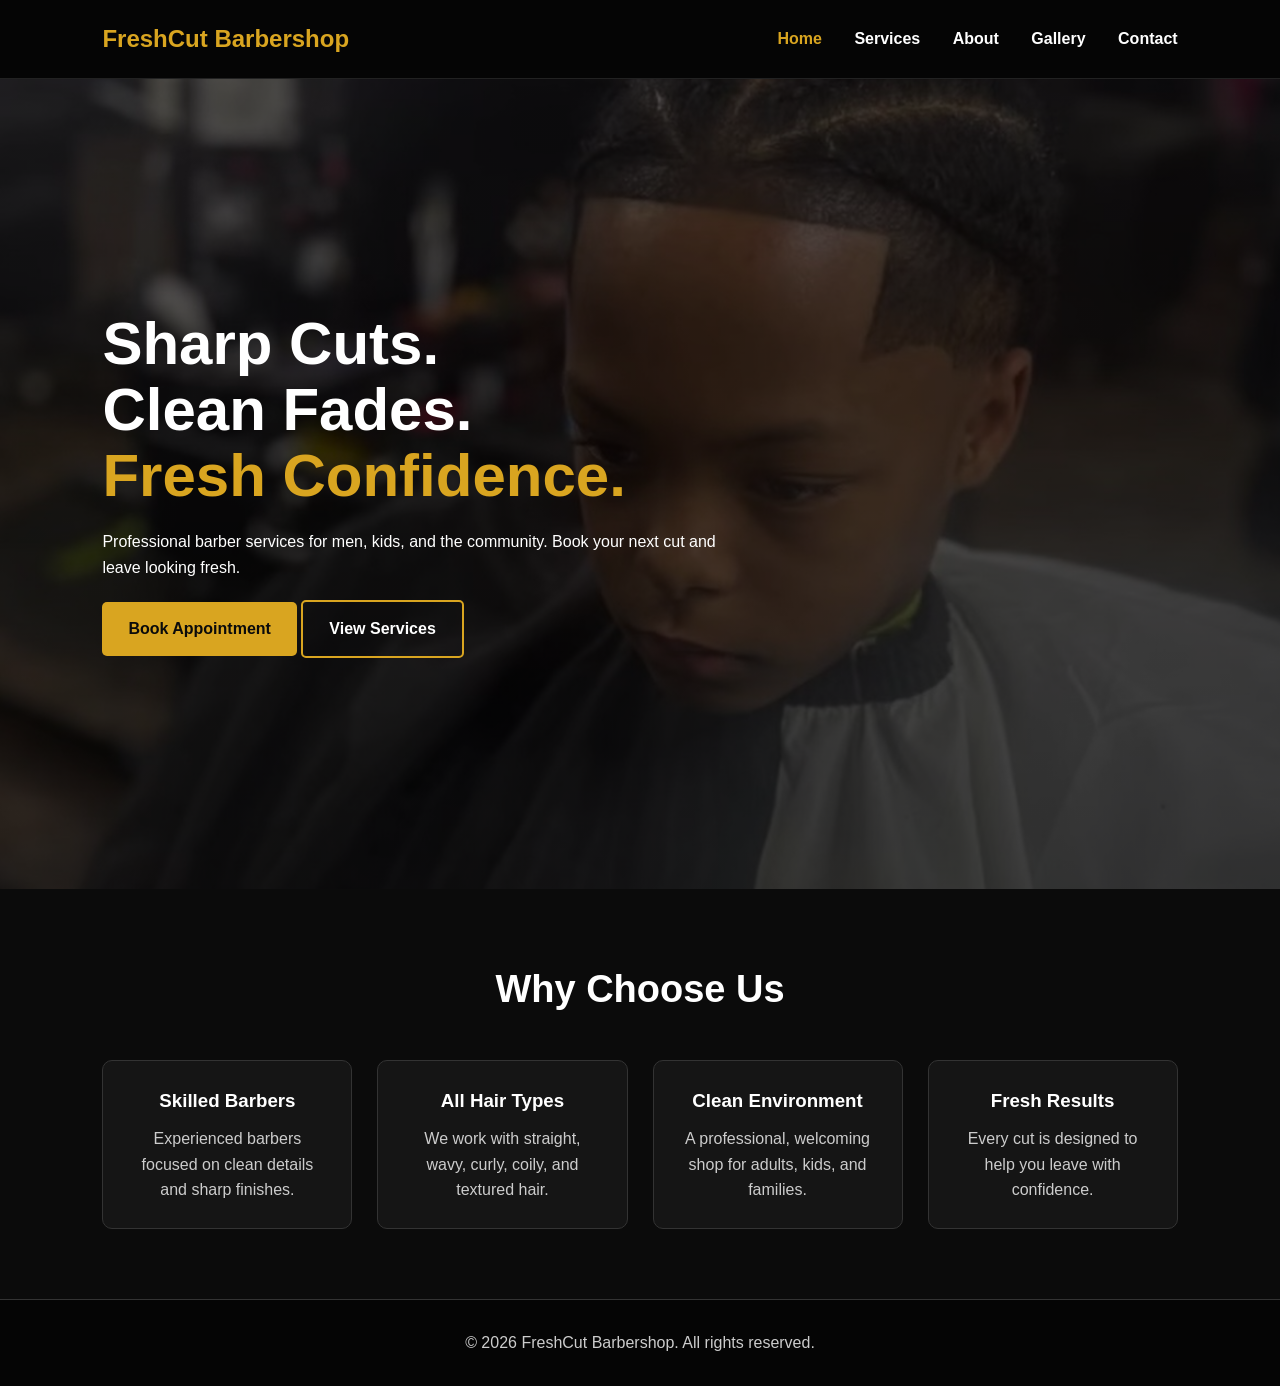
<file: source-code/index.html>
<!DOCTYPE html>
<html lang="en">
<head>
  <meta charset="UTF-8">
  <meta name="viewport" content="width=device-width, initial-scale=1.0">
  <title>FreshCut Barbershop</title>
  <link rel="stylesheet" href="css/style.css">
</head>
<body>

  <header class="navbar">
    <div class="logo">FreshCut Barbershop</div>
    <nav class="nav-links">
      <a href="index.html" class="active">Home</a>
      <a href="services.html">Services</a>
      <a href="about.html">About</a>
      <a href="gallery.html">Gallery</a>
      <a href="contact.html">Contact</a>
    </nav>
  </header>

  <section class="hero">
    <div class="hero-content">
      <h1>Sharp Cuts.<br>Clean Fades.<br><span class="gold">Fresh Confidence.</span></h1>
      <p>Professional barber services for men, kids, and the community. Book your next cut and leave looking fresh.</p>
      <a href="contact.html" class="btn">Book Appointment</a>
      <a href="services.html" class="btn btn-outline">View Services</a>
    </div>
  </section>

  <section>
    <h2 class="section-title">Why Choose Us</h2>
    <div class="card-grid">
      <div class="card">
        <h3>Skilled Barbers</h3>
        <p>Experienced barbers focused on clean details and sharp finishes.</p>
      </div>
      <div class="card">
        <h3>All Hair Types</h3>
        <p>We work with straight, wavy, curly, coily, and textured hair.</p>
      </div>
      <div class="card">
        <h3>Clean Environment</h3>
        <p>A professional, welcoming shop for adults, kids, and families.</p>
      </div>
      <div class="card">
        <h3>Fresh Results</h3>
        <p>Every cut is designed to help you leave with confidence.</p>
      </div>
    </div>
  </section>

  <footer class="footer">
    <p>© 2026 FreshCut Barbershop. All rights reserved.</p>
  </footer>

</body>
</html>
</file>
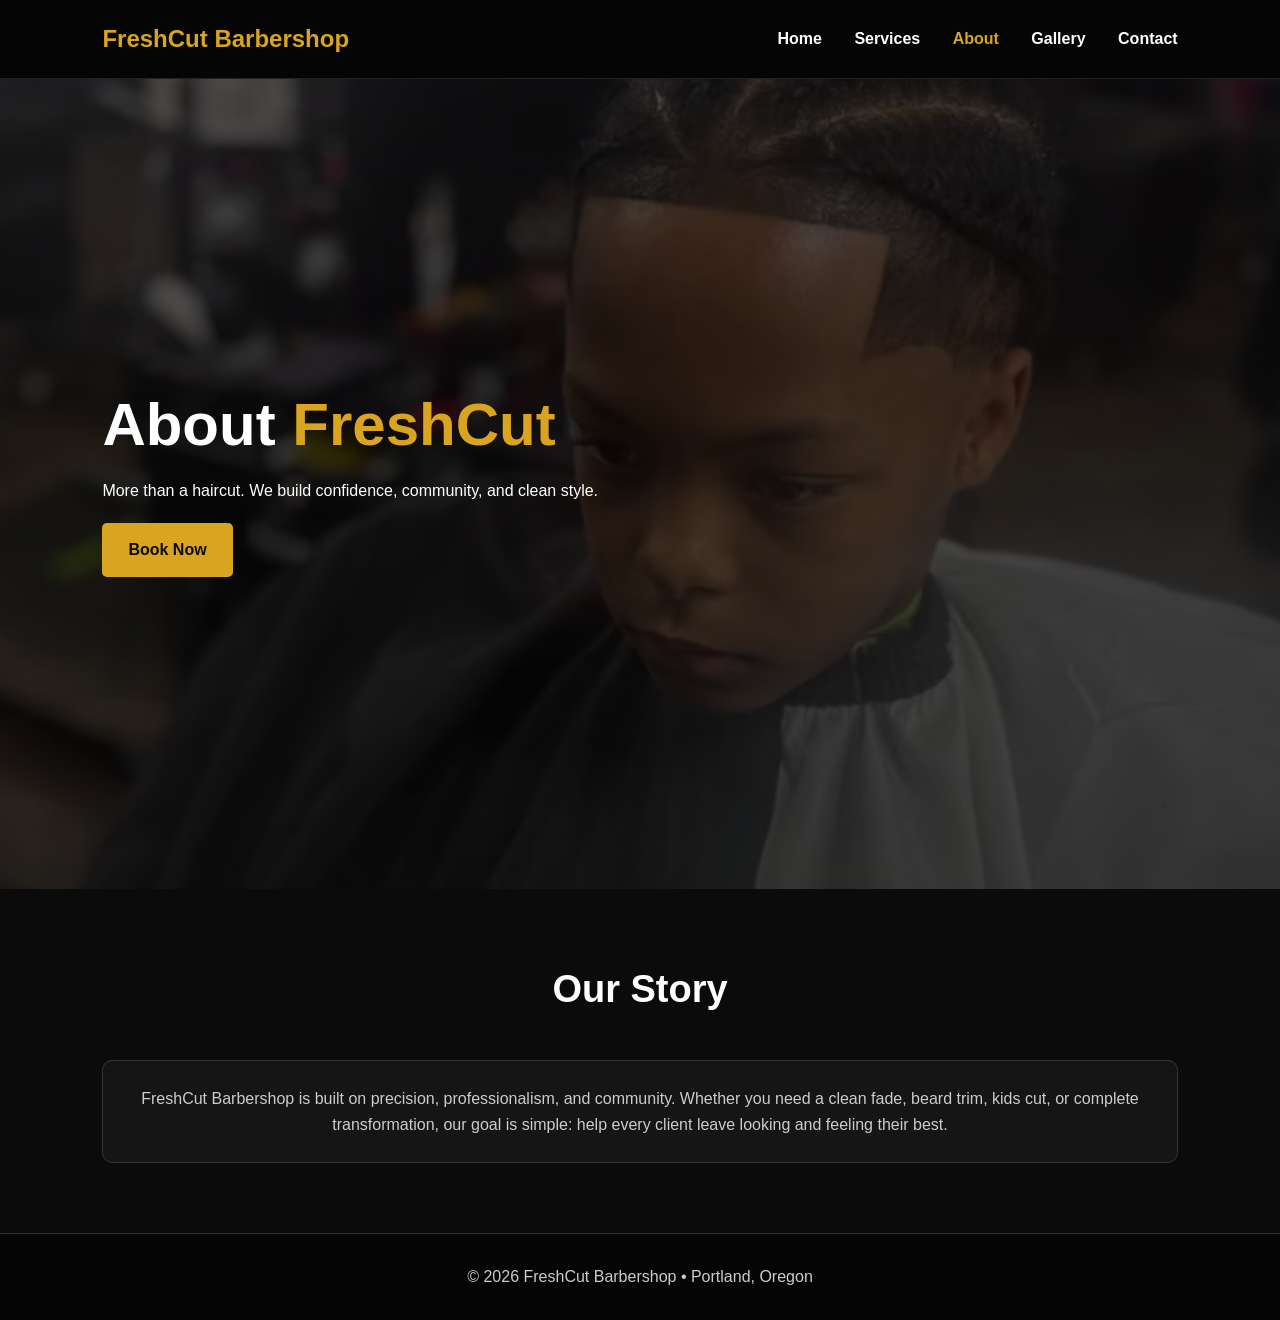
<file: source-code/about.html>
<!DOCTYPE html>
<html lang="en">
<head>
  <meta charset="UTF-8">
  <meta name="viewport" content="width=device-width, initial-scale=1.0">
  <title>About | FreshCut Barbershop</title>
  <link rel="stylesheet" href="css/style.css">
</head>
<body>

<header class="navbar">
  <div class="logo">FreshCut Barbershop</div>
  <nav class="nav-links">
    <a href="index.html">Home</a>
    <a href="services.html">Services</a>
    <a href="about.html" class="active">About</a>
    <a href="gallery.html">Gallery</a>
    <a href="contact.html">Contact</a>
  </nav>
</header>

<section class="hero">
  <div class="hero-content">
    <h1>About <span class="gold">FreshCut</span></h1>
    <p>More than a haircut. We build confidence, community, and clean style.</p>
    <a href="contact.html" class="btn">Book Now</a>
  </div>
</section>

<section>
  <h2 class="section-title">Our Story</h2>
  <div class="card">
    <p>
      FreshCut Barbershop is built on precision, professionalism, and community.
      Whether you need a clean fade, beard trim, kids cut, or complete transformation,
      our goal is simple: help every client leave looking and feeling their best.
    </p>
  </div>
</section>

<footer class="footer">
  <p>© 2026 FreshCut Barbershop • Portland, Oregon</p>
</footer>

</body>
</html>
</file>
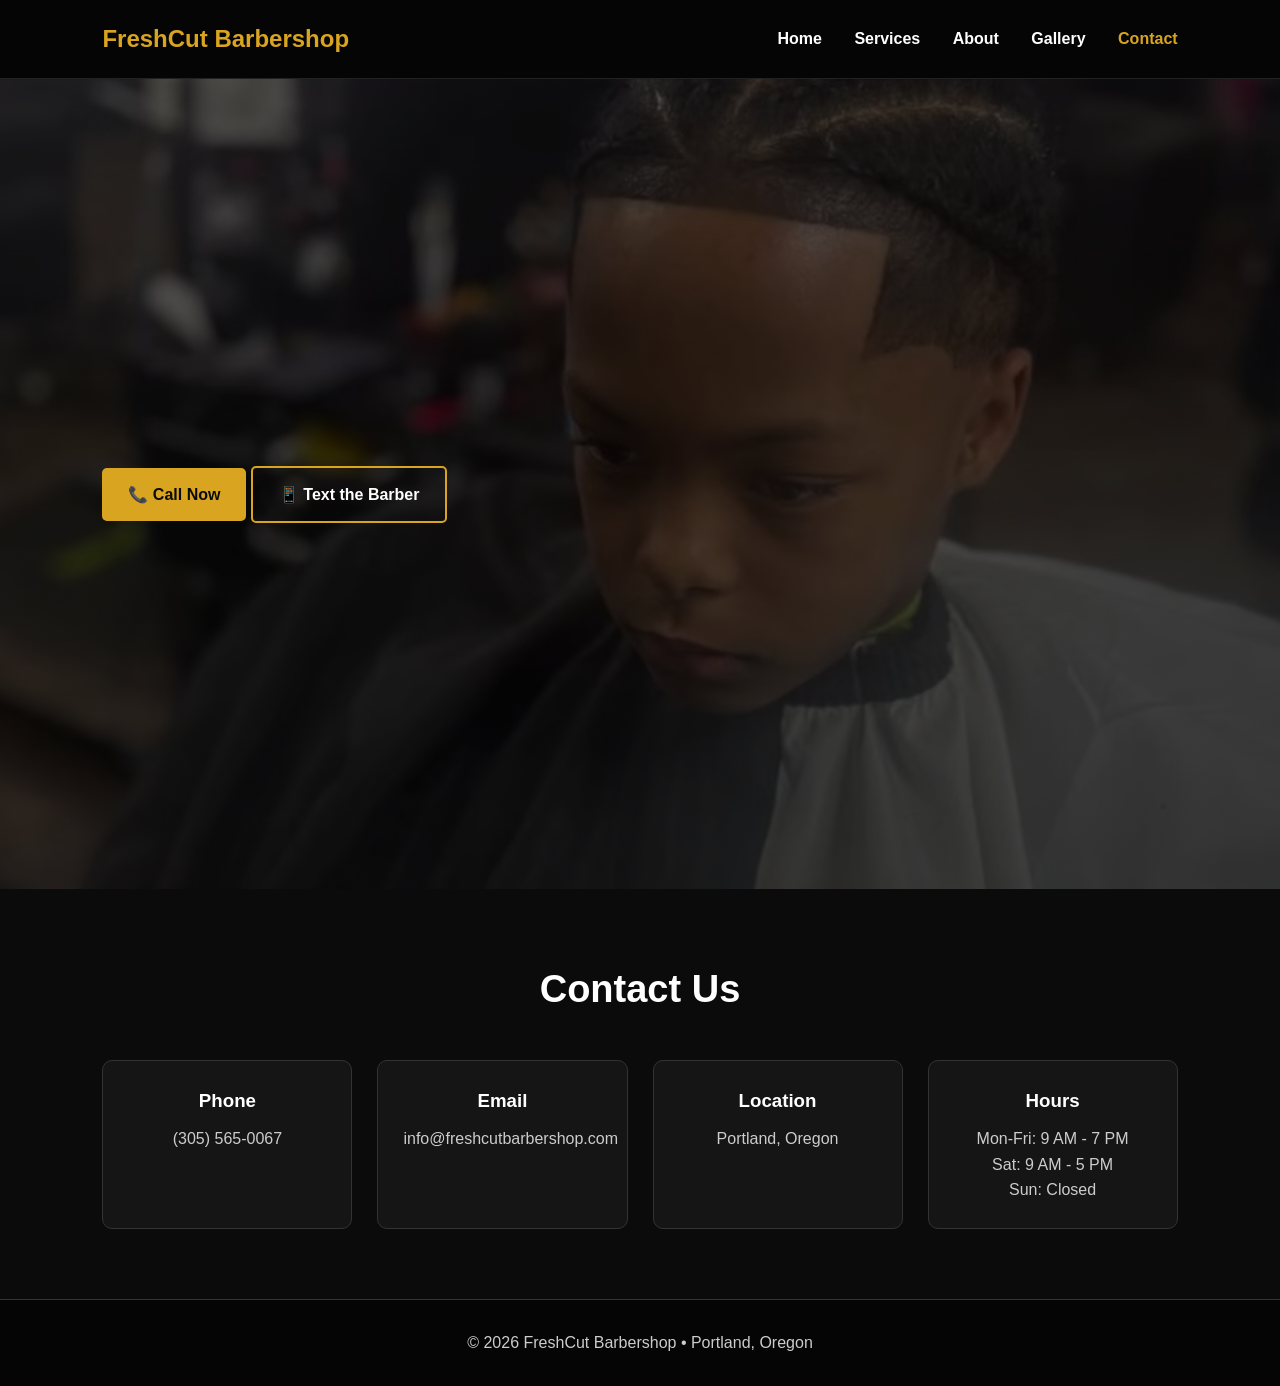
<file: source-code/contact.html>
<!DOCTYPE html>
<html lang="en">
<head>
  <meta charset="UTF-8">
  <meta name="viewport" content="width=device-width, initial-scale=1.0">
  <title>Contact | FreshCut Barbershop</title>
  <link rel="stylesheet" href="css/style.css">
</head>
<body>

<header class="navbar">
  <div class="logo">FreshCut Barbershop</div>
  <nav class="nav-links">
    <a href="index.html">Home</a>
    <a href="services.html">Services</a>
    <a href="about.html">About</a>
    <a href="gallery.html">Gallery</a>
    <a href="contact.html" class="active">Contact</a>
  </nav>
</header>

<section class="hero">
  <div class="contact-buttons">
    <a href="tel:+13055650067" class="btn">📞 Call Now</a>

    <a href="sms:+13055650067" class="btn btn-outline">📱 Text the Barber</a>
</div>
</section>

<section>
  <h2 class="section-title">Contact Us</h2>

  <div class="card-grid">
    <div class="card">
      <h3>Phone</h3>
      <p>(305) 565-0067</p>
    </div>

    <div class="card">
      <h3>Email</h3>
      <p>info@freshcutbarbershop.com</p>
    </div>

    <div class="card">
      <h3>Location</h3>
      <p>Portland, Oregon</p>
    </div>

    <div class="card">
      <h3>Hours</h3>
      <p>Mon-Fri: 9 AM - 7 PM<br>Sat: 9 AM - 5 PM<br>Sun: Closed</p>
    </div>
  </div>
</section>

<footer class="footer">
  <p>© 2026 FreshCut Barbershop • Portland, Oregon</p>
</footer>

</body>
</html>
</file>
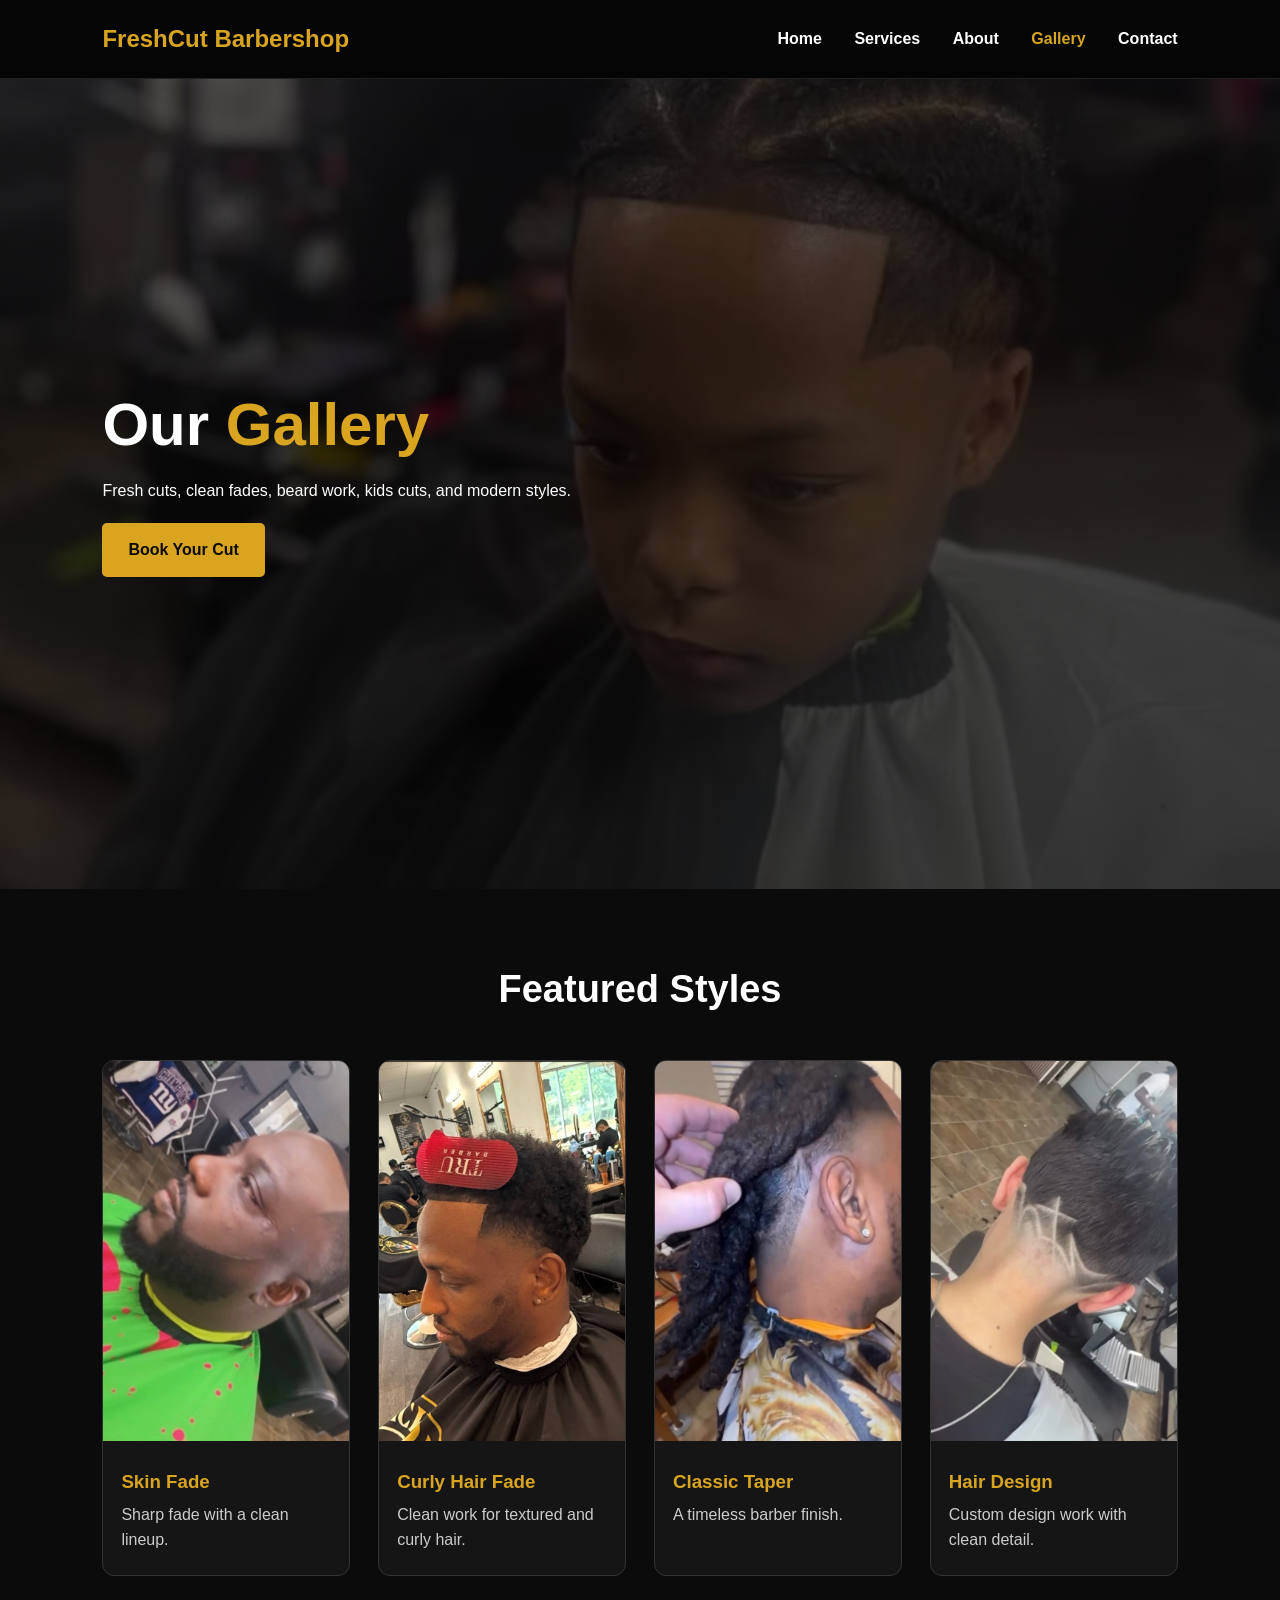
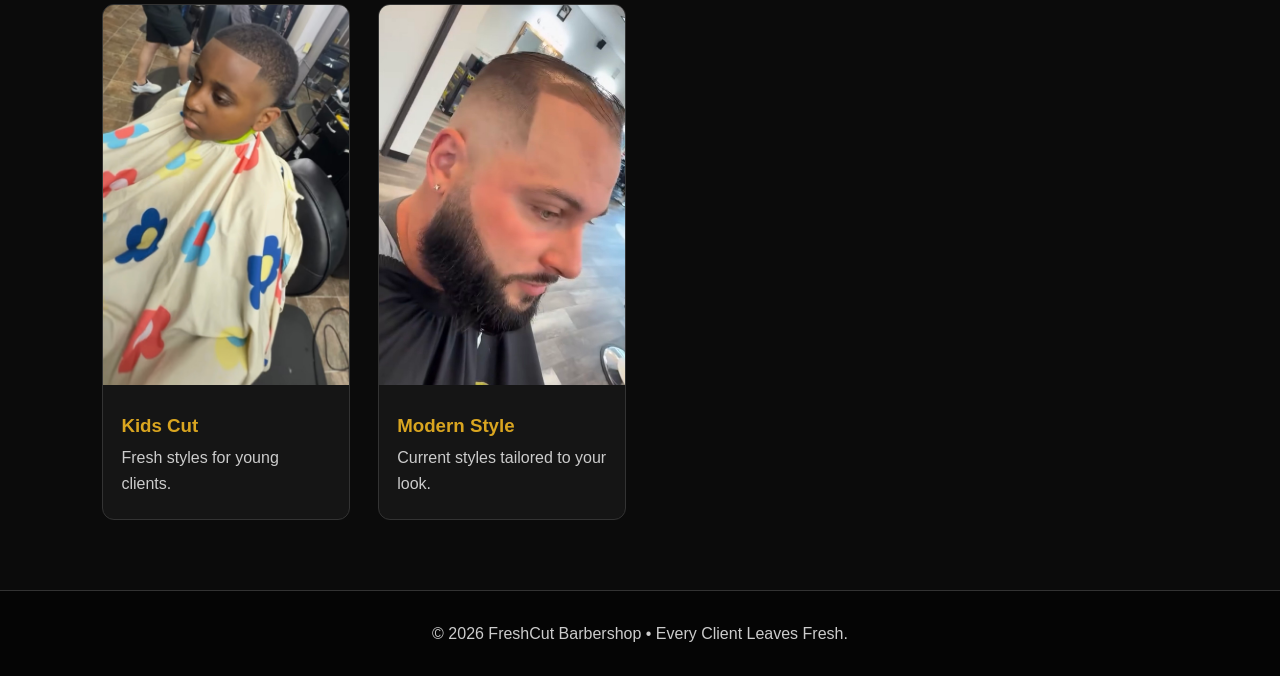
<file: source-code/gallery.html>
<!DOCTYPE html>
<html lang="en">
<head>
  <meta charset="UTF-8">
  <meta name="viewport" content="width=device-width, initial-scale=1.0">
  <title>Gallery | FreshCut Barbershop</title>
  <link rel="stylesheet" href="css/style.css">
</head>
<body>

<header class="navbar">
  <div class="logo">FreshCut Barbershop</div>
  <nav class="nav-links">
    <a href="index.html">Home</a>
    <a href="services.html">Services</a>
    <a href="about.html">About</a>
    <a href="gallery.html" class="active">Gallery</a>
    <a href="contact.html">Contact</a>
  </nav>
</header>

<section class="hero">
  <div class="hero-content">
    <h1>Our <span class="gold">Gallery</span></h1>
    <p>Fresh cuts, clean fades, beard work, kids cuts, and modern styles.</p>
    <a href="contact.html" class="btn">Book Your Cut</a>
  </div>
</section>

<section>
  <h2 class="section-title">Featured Styles</h2>

  <div class="gallery-grid">
    <div class="gallery-card">
      <img src="images/skin-fade.jpg" alt="Skin fade haircut">
      <h3>Skin Fade</h3>
      <p>Sharp fade with a clean lineup.</p>
    </div>

    <div class="gallery-card">
      <img src="images/curly-fade.jpg" alt="Curly hair fade">
      <h3>Curly Hair Fade</h3>
      <p>Clean work for textured and curly hair.</p>
    </div>

    <div class="gallery-card">
      <img src="images/taper.jpg" alt="Classic taper haircut">
      <h3>Classic Taper</h3>
      <p>A timeless barber finish.</p>
    </div>

    <div class="gallery-card">
      <img src="images/design.jpg" alt="Haircut design">
      <h3>Hair Design</h3>
      <p>Custom design work with clean detail.</p>
    </div>

    <div class="gallery-card">
      <img src="images/kids.jpg" alt="Kids haircut">
      <h3>Kids Cut</h3>
      <p>Fresh styles for young clients.</p>
    </div>

    <div class="gallery-card">
      <img src="images/modern.jpg" alt="Modern haircut">
      <h3>Modern Style</h3>
      <p>Current styles tailored to your look.</p>
    </div>
  </div>
</section>

<footer class="footer">
  <p>© 2026 FreshCut Barbershop • Every Client Leaves Fresh.</p>
</footer>

</body>
</html>
</file>
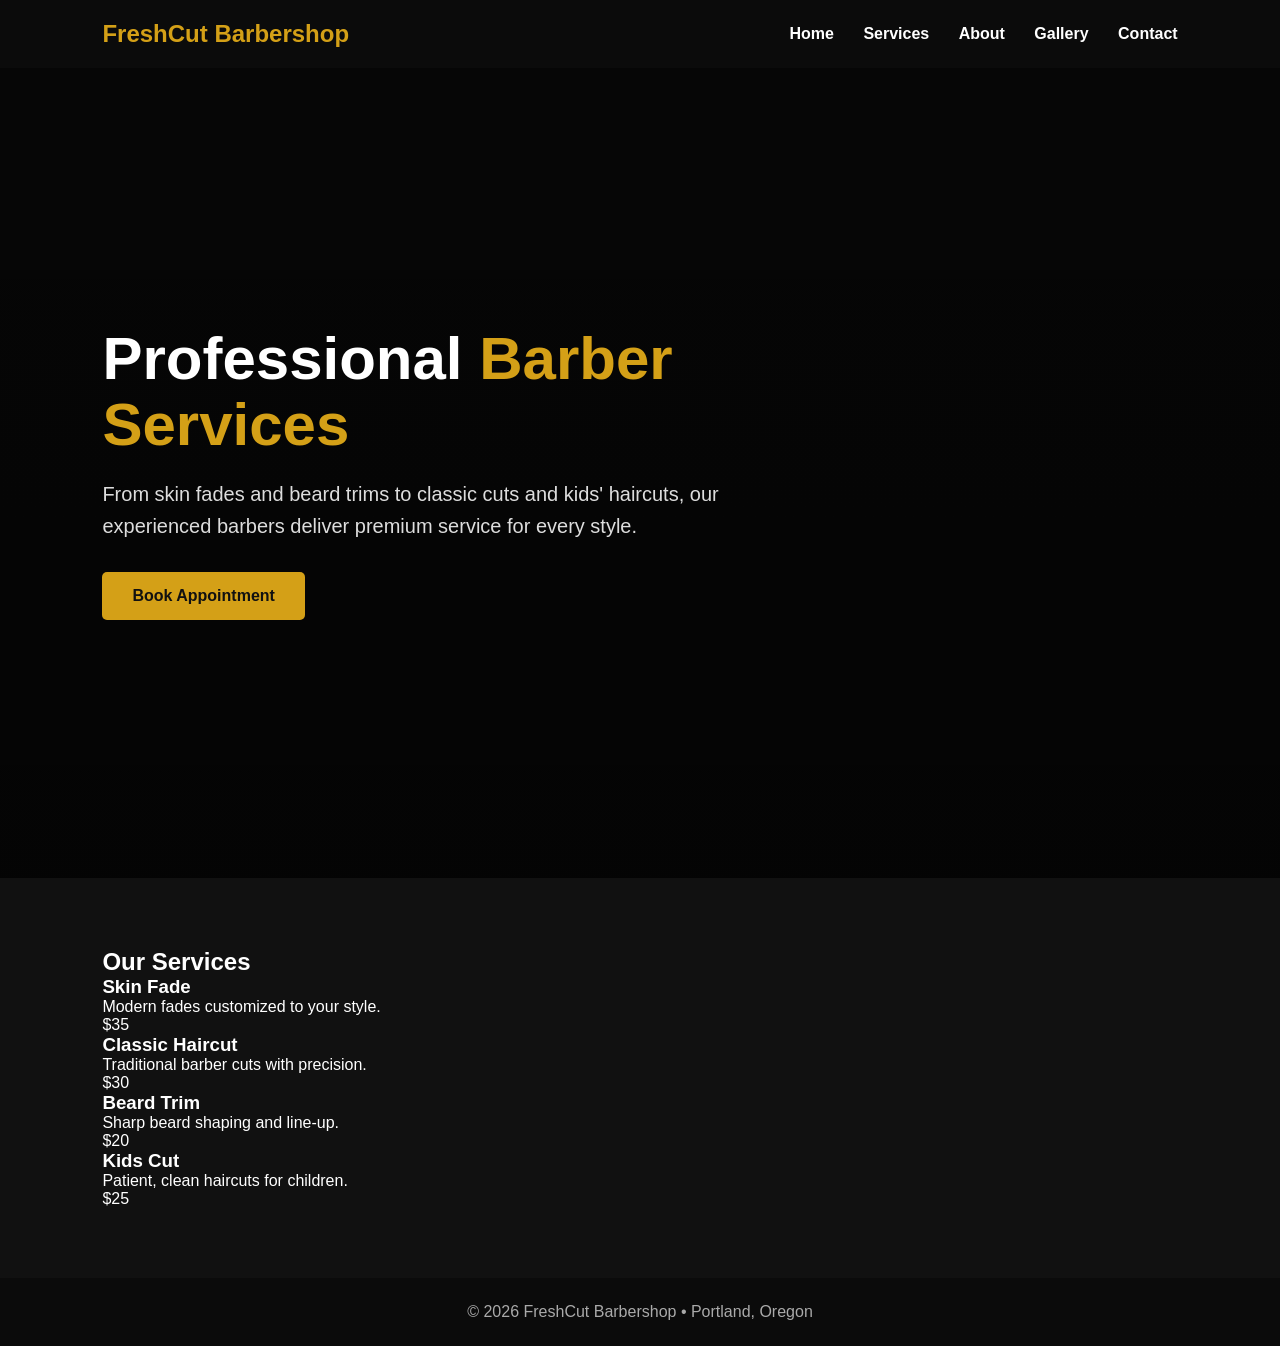
<file: source-code/services.html>
<!DOCTYPE html>
<html lang="en">
<head>
  <meta charset="UTF-8" />
  <meta name="viewport" content="width=device-width, initial-scale=1.0" />
  <title>FreshCut Barbershop</title>
  <style>
    * {
      margin: 0;
      padding: 0;
      box-sizing: border-box;
      font-family: Arial, sans-serif;
    }

    body {
      background: #111;
      color: white;
    }

    header {
      background: #0b0b0b;
      padding: 20px 8%;
      display: flex;
      justify-content: space-between;
      align-items: center;
      position: sticky;
      top: 0;
      z-index: 10;
    }

    .logo {
      font-size: 24px;
      font-weight: bold;
      color: #d4a017;
    }

    nav a {
      color: white;
      text-decoration: none;
      margin-left: 25px;
      font-weight: bold;
    }

    .hero {
      min-height: 90vh;
      background:
        linear-gradient(rgba(0,0,0,.65), rgba(0,0,0,.75)),
        url("https://images.unsplash.com/photo-1585747860715-2ba37e788b70?auto=format&fit=crop&w=1600&q=80");
      background-size: cover;
      background-position: center;
      display: flex;
      align-items: center;
      padding: 0 8%;
    }

    .hero-content {
      max-width: 650px;
    }

    .hero h1 {
      font-size: 60px;
      line-height: 1.1;
      margin-bottom: 20px;
    }

    .hero h1 span {
      color: #d4a017;
    }

    .hero p {
      font-size: 20px;
      line-height: 1.6;
      margin-bottom: 30px;
      color: #ddd;
    }

    .btn {
      display: inline-block;
      background: #d4a017;
      color: #111;
      padding: 15px 30px;
      text-decoration: none;
      font-weight: bold;
      border-radius: 5px;
      margin-right: 15px;
    }

    .btn-outline {
      background: transparent;
      color: white;
      border: 2px solid #d4a017;
    }

    section {
      padding: 70px 8%;
    }

    .section-title {
      text-align: center;
      font-size: 36px;
      margin-bottom: 40px;
      color: #d4a017;
    }

    .services {
      display: grid;
      grid-template-columns: repeat(auto-fit, minmax(220px, 1fr));
      gap: 25px;
    }

    .card {
      background: #1b1b1b;
      padding: 30px;
      border-radius: 10px;
      text-align: center;
      border: 1px solid #333;
    }

    .card h3 {
      margin-bottom: 15px;
      font-size: 24px;
    }

    .card p {
      color: #ccc;
      margin-bottom: 15px;
    }

    .price {
      color: #d4a017;
      font-size: 22px;
      font-weight: bold;
    }

    .about {
      background: #181818;
      text-align: center;
    }

    .about p {
      max-width: 800px;
      margin: auto;
      color: #ccc;
      font-size: 18px;
      line-height: 1.7;
    }

    .contact {
      text-align: center;
    }

    .contact p {
      margin: 10px 0;
      color: #ccc;
      font-size: 18px;
    }

    footer {
      background: #0b0b0b;
      text-align: center;
      padding: 25px;
      color: #aaa;
    }

    @media (max-width: 700px) {
      header {
        flex-direction: column;
        gap: 15px;
      }

      nav a {
        margin: 0 8px;
      }

      .hero h1 {
        font-size: 42px;
      }

      .hero p {
        font-size: 17px;
      }
    }
  </style>
</head>
<body>

  <header class="navbar">
    <div class="logo">FreshCut Barbershop</div>

    <nav class="nav-links">
        <a href="index.html">Home</a>
        <a href="services.html" class="active">Services</a>
        <a href="about.html">About</a>
        <a href="gallery.html">Gallery</a>
        <a href="contact.html">Contact</a>
    </nav>
</header>

<section class="hero">
    <div class="hero-content">
        <h1>Professional <span>Barber Services</span></h1>

        <p>
            From skin fades and beard trims to classic cuts and kids'
            haircuts, our experienced barbers deliver premium service
            for every style.
        </p>

        <a href="contact.html" class="btn">Book Appointment</a>
    </div>
</section>

<section class="services-section">

    <h2>Our Services</h2>

    <div class="service-grid">

        <div class="service-card">
            <h3>Skin Fade</h3>
            <p>Modern fades customized to your style.</p>
            <span>$35</span>
        </div>

        <div class="service-card">
            <h3>Classic Haircut</h3>
            <p>Traditional barber cuts with precision.</p>
            <span>$30</span>
        </div>

        <div class="service-card">
            <h3>Beard Trim</h3>
            <p>Sharp beard shaping and line-up.</p>
            <span>$20</span>
        </div>

        <div class="service-card">
            <h3>Kids Cut</h3>
            <p>Patient, clean haircuts for children.</p>
            <span>$25</span>
        </div>

    </div>

</section>

<footer>
    <p>© 2026 FreshCut Barbershop • Portland, Oregon</p>
</footer>

</body>
</html>
</file>
<file: source-code/css/style.css>
* {
  margin: 0;
  padding: 0;
  box-sizing: border-box;
}

body {
  font-family: Arial, sans-serif;
  background: #0b0b0b;
  color: #fff;
  line-height: 1.6;
}

a {
  color: inherit;
  text-decoration: none;
}

.navbar {
  background: #050505;
  padding: 20px 8%;
  display: flex;
  justify-content: space-between;
  align-items: center;
  border-bottom: 1px solid #222;
}

.logo {
  color: #d9a520;
  font-size: 24px;
  font-weight: bold;
}

.nav-links a {
  margin-left: 28px;
  font-weight: bold;
  color: #fff;
}

.nav-links a:hover,
.nav-links .active {
  color: #d9a520;
}

.btn {
  display: inline-block;
  background: #d9a520;
  color: #0b0b0b;
  padding: 14px 26px;
  border-radius: 5px;
  font-weight: bold;
  margin-top: 20px;
}

.btn-outline {
  background: transparent;
  color: #fff;
  border: 2px solid #d9a520;
}

.hero {
    min-height: 90vh;
    background:
        linear-gradient(rgba(0,0,0,.65), rgba(0,0,0,.75)),
        url("../images/HERO_IMAGE.jpg");
    background-size: cover;
    background-position: center;
    display: flex;
    align-items: center;
    padding: 0 8%;
}

.hero-content {
  max-width: 650px;
}

.hero h1 {
  font-size: 60px;
  line-height: 1.1;
  margin-bottom: 20px;
}

.gold {
  color: #d9a520;
}

section {
  padding: 70px 8%;
}

.section-title {
  text-align: center;
  font-size: 38px;
  margin-bottom: 40px;
}

.card-grid {
  display: grid;
  grid-template-columns: repeat(auto-fit, minmax(220px, 1fr));
  gap: 25px;
}

.card {
  background: #151515;
  border: 1px solid #333;
  border-radius: 10px;
  padding: 25px;
  text-align: center;
}

.card h3 {
  margin-bottom: 10px;
}

.card p {
  color: #ccc;
}

.price {
  color: #d9a520;
  font-size: 22px;
  font-weight: bold;
  margin-top: 10px;
}

.footer {
  background: #050505;
  border-top: 1px solid #333;
  text-align: center;
  padding: 30px;
  color: #ccc;
}

@media (max-width: 768px) {
  .navbar {
    flex-direction: column;
    gap: 15px;
  }

  .nav-links a {
    margin: 0 10px;
  }

  .hero h1 {
    font-size: 42px;
  }
}

.services-section{
    padding:80px 8%;
    background:#111;
    color:white;
}

.services-section h2{
    text-align:center;
    font-size:42px;
    margin-bottom:50px;
}

.service-grid{
    display:grid;
    grid-template-columns:repeat(auto-fit,minmax(250px,1fr));
    gap:30px;
}

.service-card{
    background:#1b1b1b;
    padding:35px;
    border-radius:12px;
    transition:.3s;
    border:1px solid #2b2b2b;
}

.service-card:hover{
    transform:translateY(-8px);
    border-color:#d4a017;
}

.service-card h3{
    margin-bottom:15px;
    color:#d4a017;
}

.service-card p{
    color:#ccc;
    line-height:1.6;
}

.service-card span{
    display:block;
    margin-top:20px;
    font-size:28px;
    font-weight:bold;
    color:#fff;
}

footer{
    background:#0a0a0a;
    color:#999;
    text-align:center;
    padding:30px;
}

.gallery-grid {
  display: grid;
  grid-template-columns: repeat(auto-fit, minmax(230px, 1fr));
  gap: 28px;
}

.gallery-card {
  background: #151515;
  border: 1px solid #333;
  border-radius: 12px;
  overflow: hidden;
  transition: 0.3s ease;
}

.gallery-card:hover {
  transform: translateY(-8px);
  border-color: #d9a520;
}

.gallery-card img{
    width:100%;
    height:380px;
    object-fit:cover;
}

.gallery-card h3 {
  color: #d9a520;
  padding: 18px 18px 5px;
}

.gallery-card p {
  color: #ccc;
  padding: 0 18px 22px;
}
</file>
